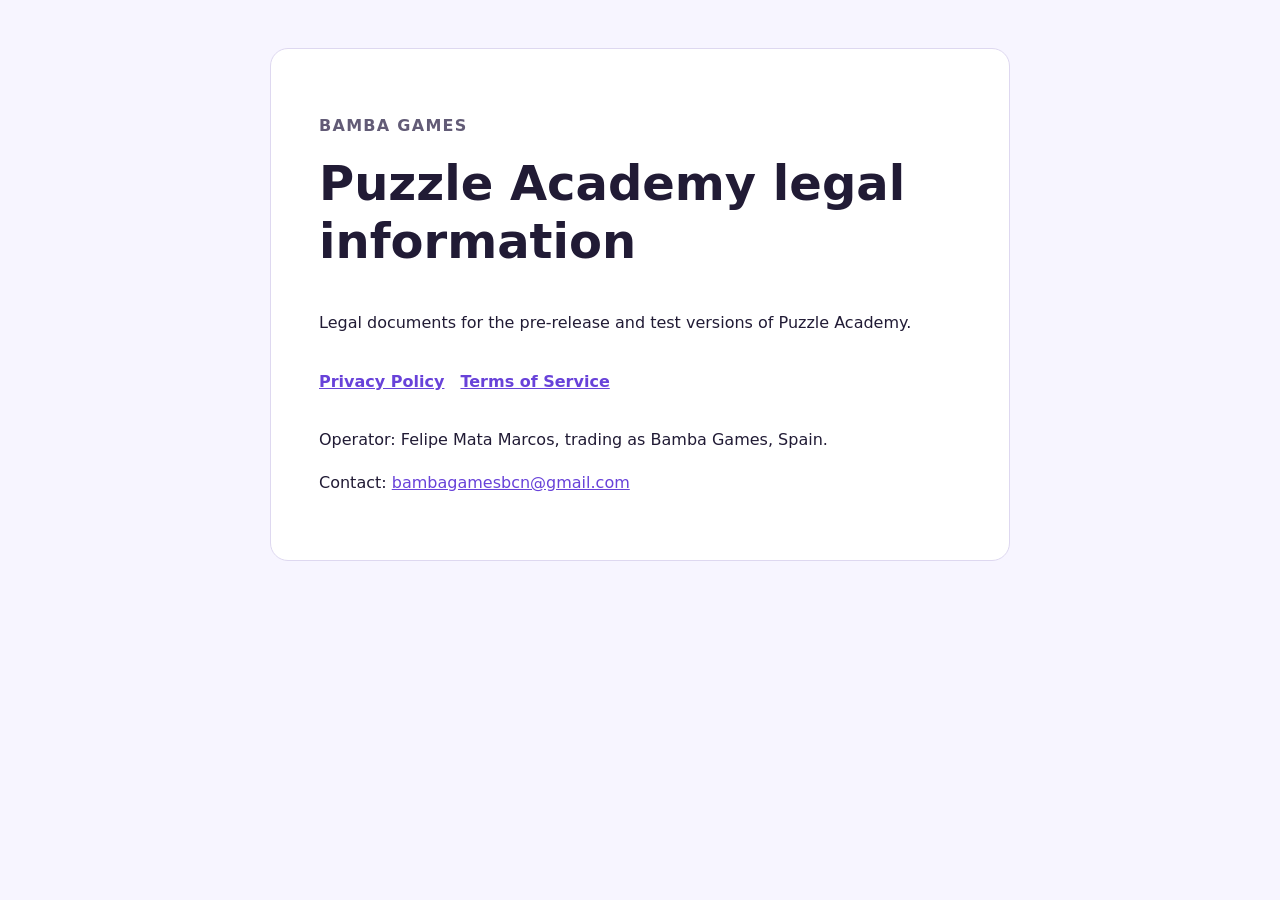
<file: index.html>
<!doctype html>
<html lang="en">
<head>
  <meta charset="utf-8">
  <meta name="viewport" content="width=device-width, initial-scale=1">
  <meta name="description" content="Legal information for Puzzle Academy by Bamba Games.">
  <title>Puzzle Academy Legal — Bamba Games</title>
  <link rel="stylesheet" href="styles.css">
</head>
<body>
  <main>
    <article>
      <p class="eyebrow">Bamba Games</p>
      <h1>Puzzle Academy legal information</h1>
      <p>Legal documents for the pre-release and test versions of Puzzle Academy.</p>
      <nav aria-label="Legal documents">
        <a href="privacy/">Privacy Policy</a>
        <a href="terms/">Terms of Service</a>
      </nav>
      <p>Operator: Felipe Mata Marcos, trading as Bamba Games, Spain.</p>
      <p>Contact: <a href="mailto:bambagamesbcn@gmail.com">bambagamesbcn@gmail.com</a></p>
    </article>
  </main>
</body>
</html>
</file>
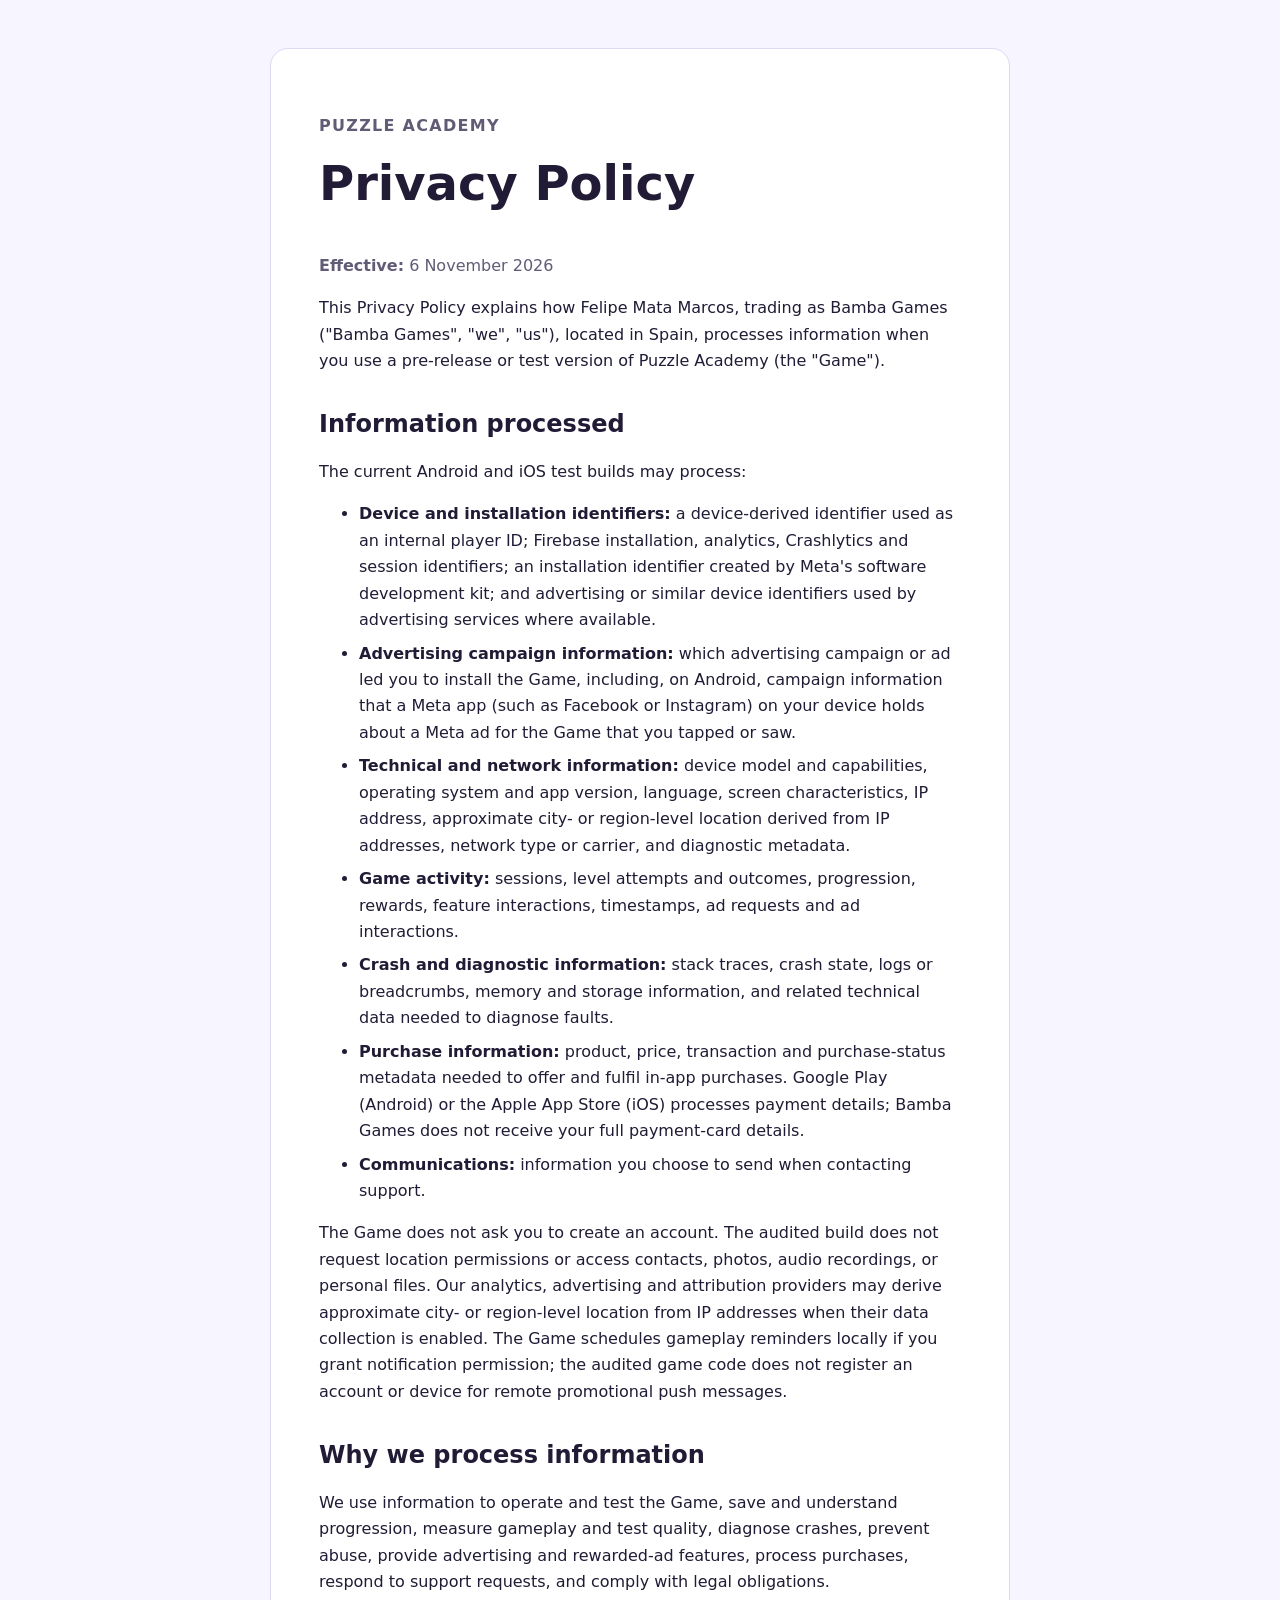
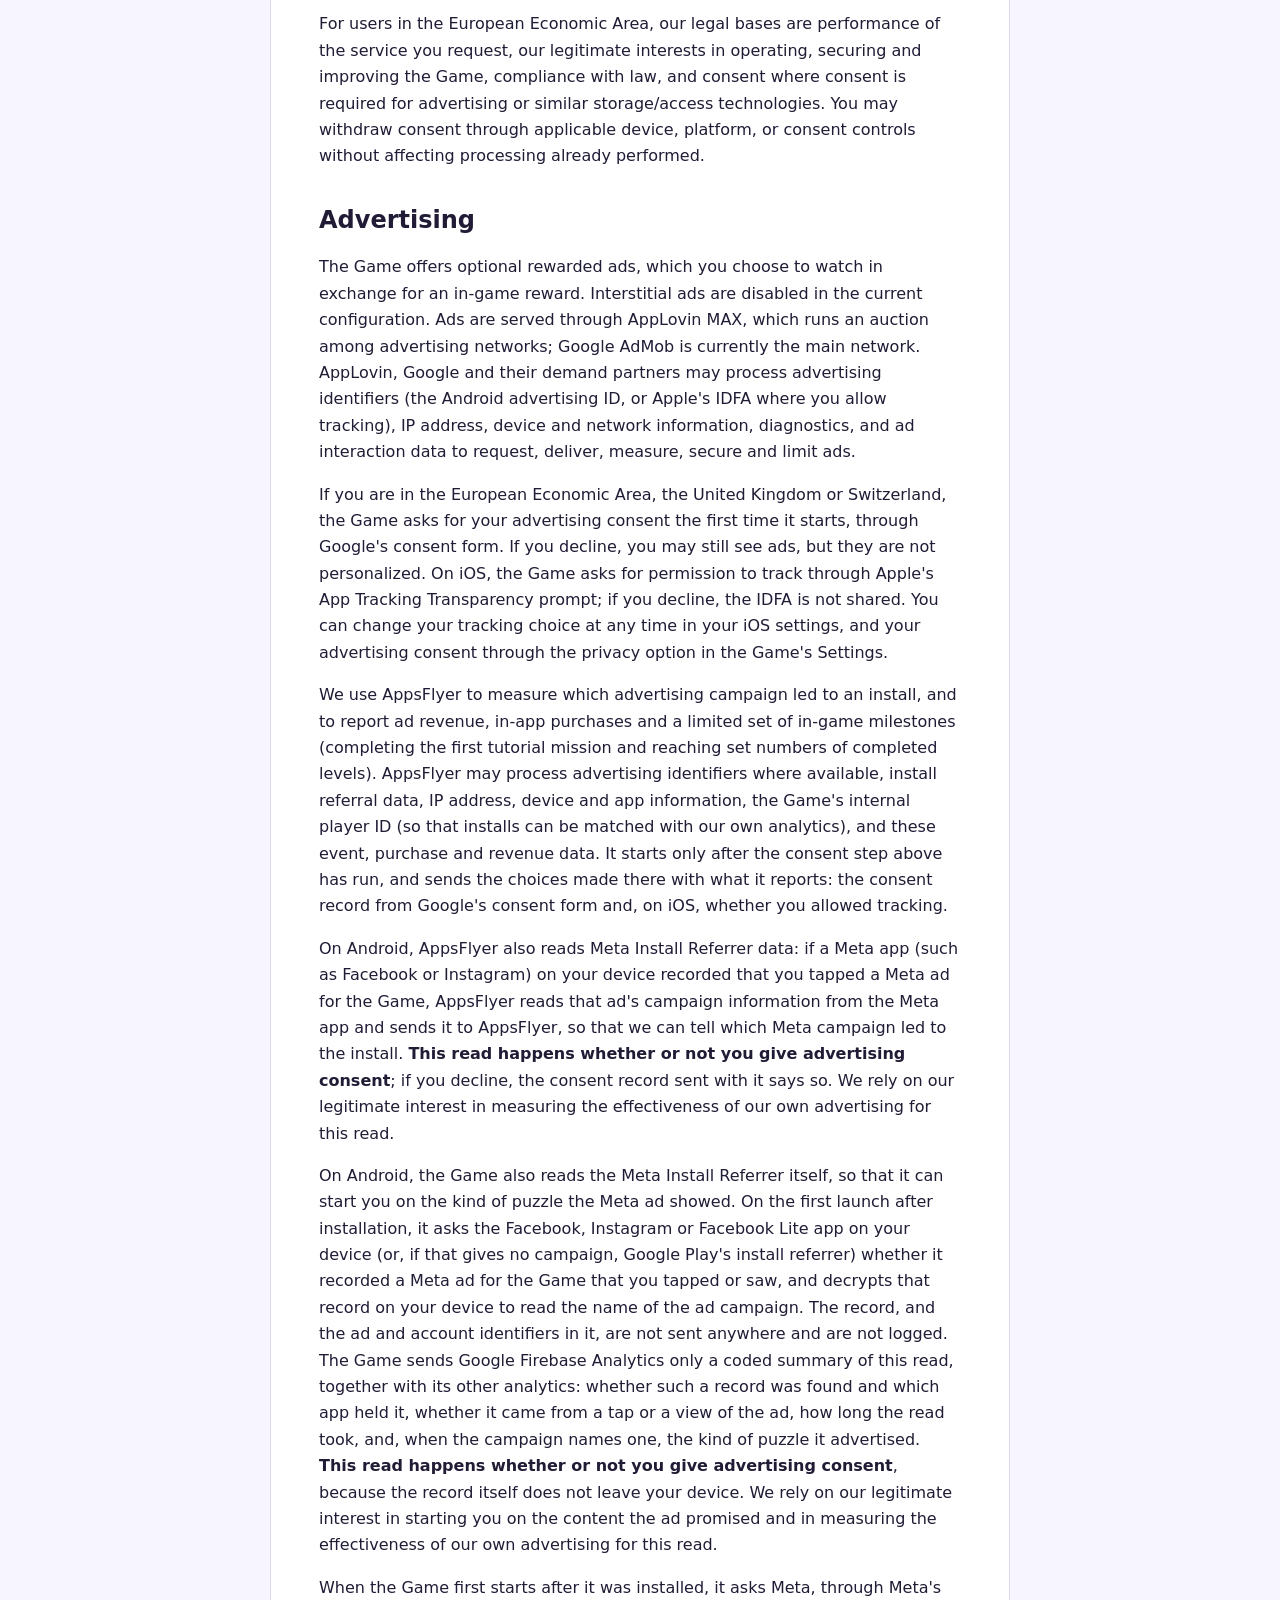
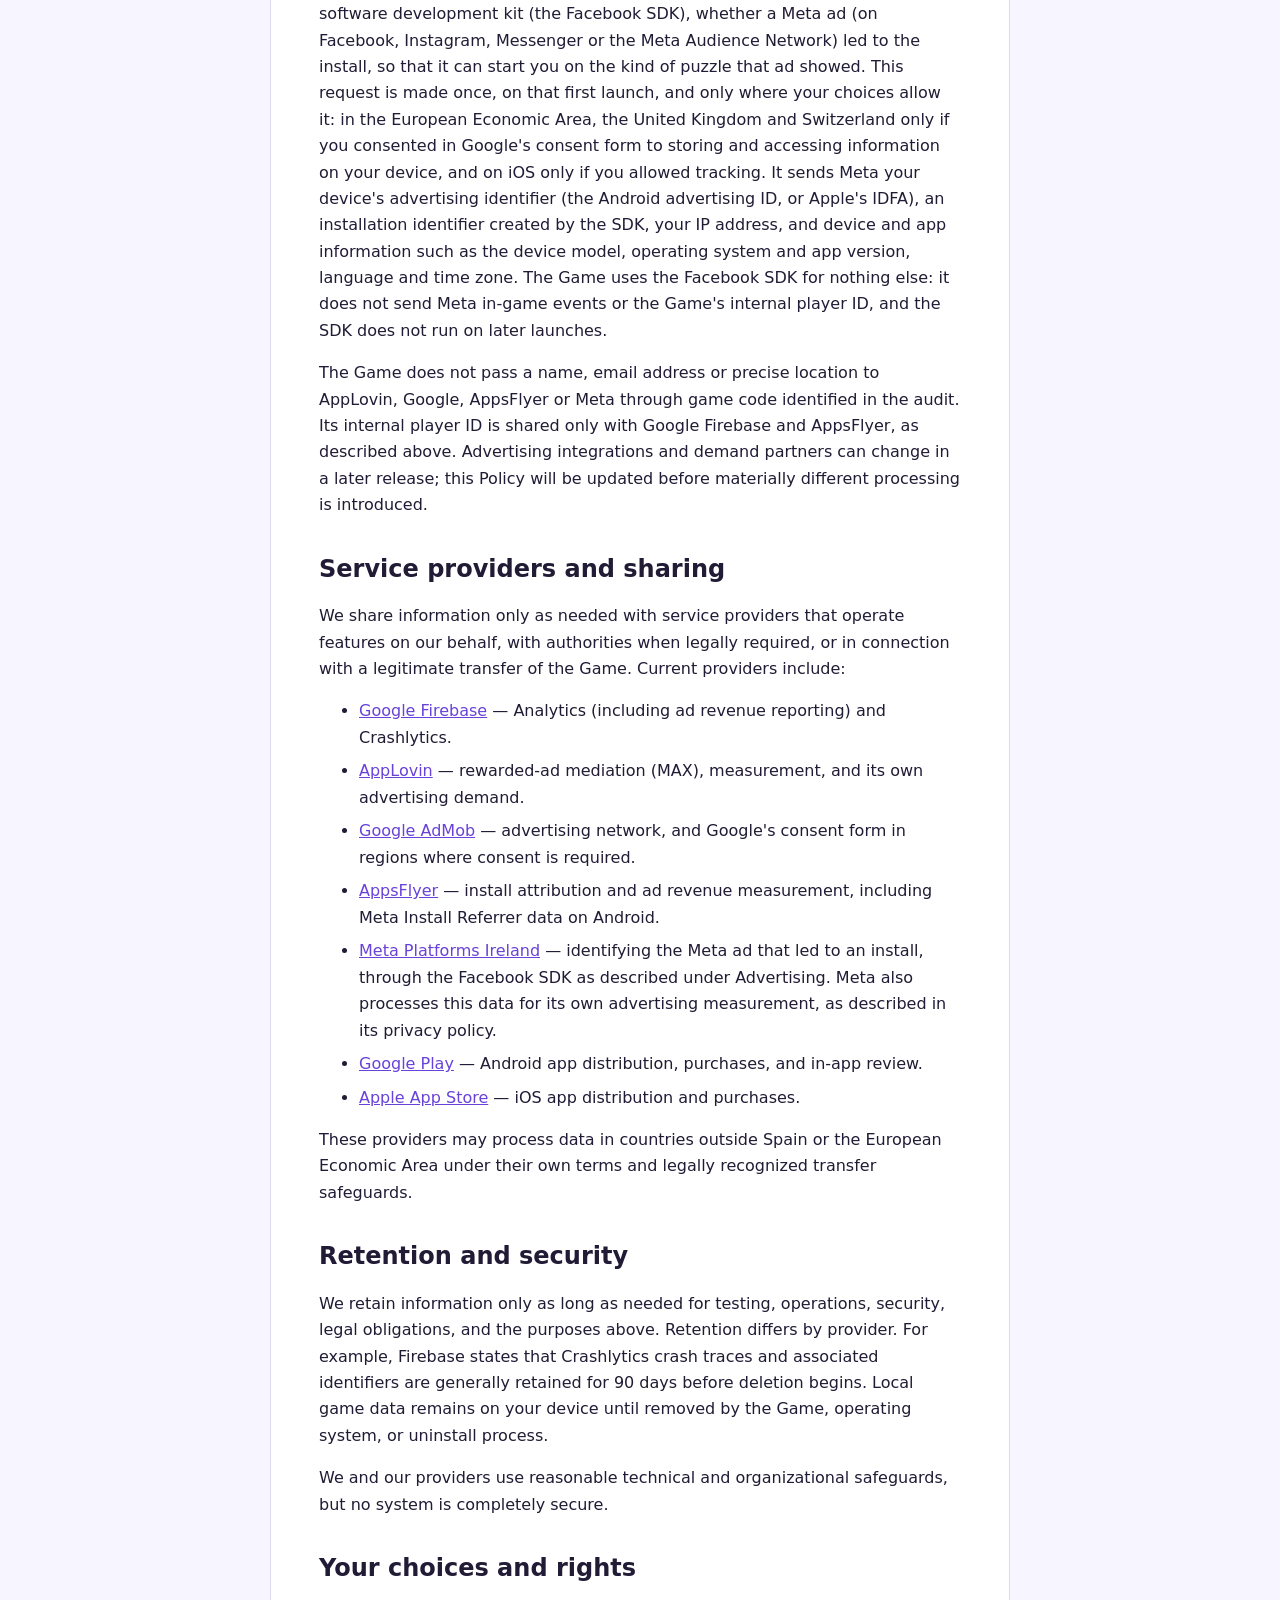
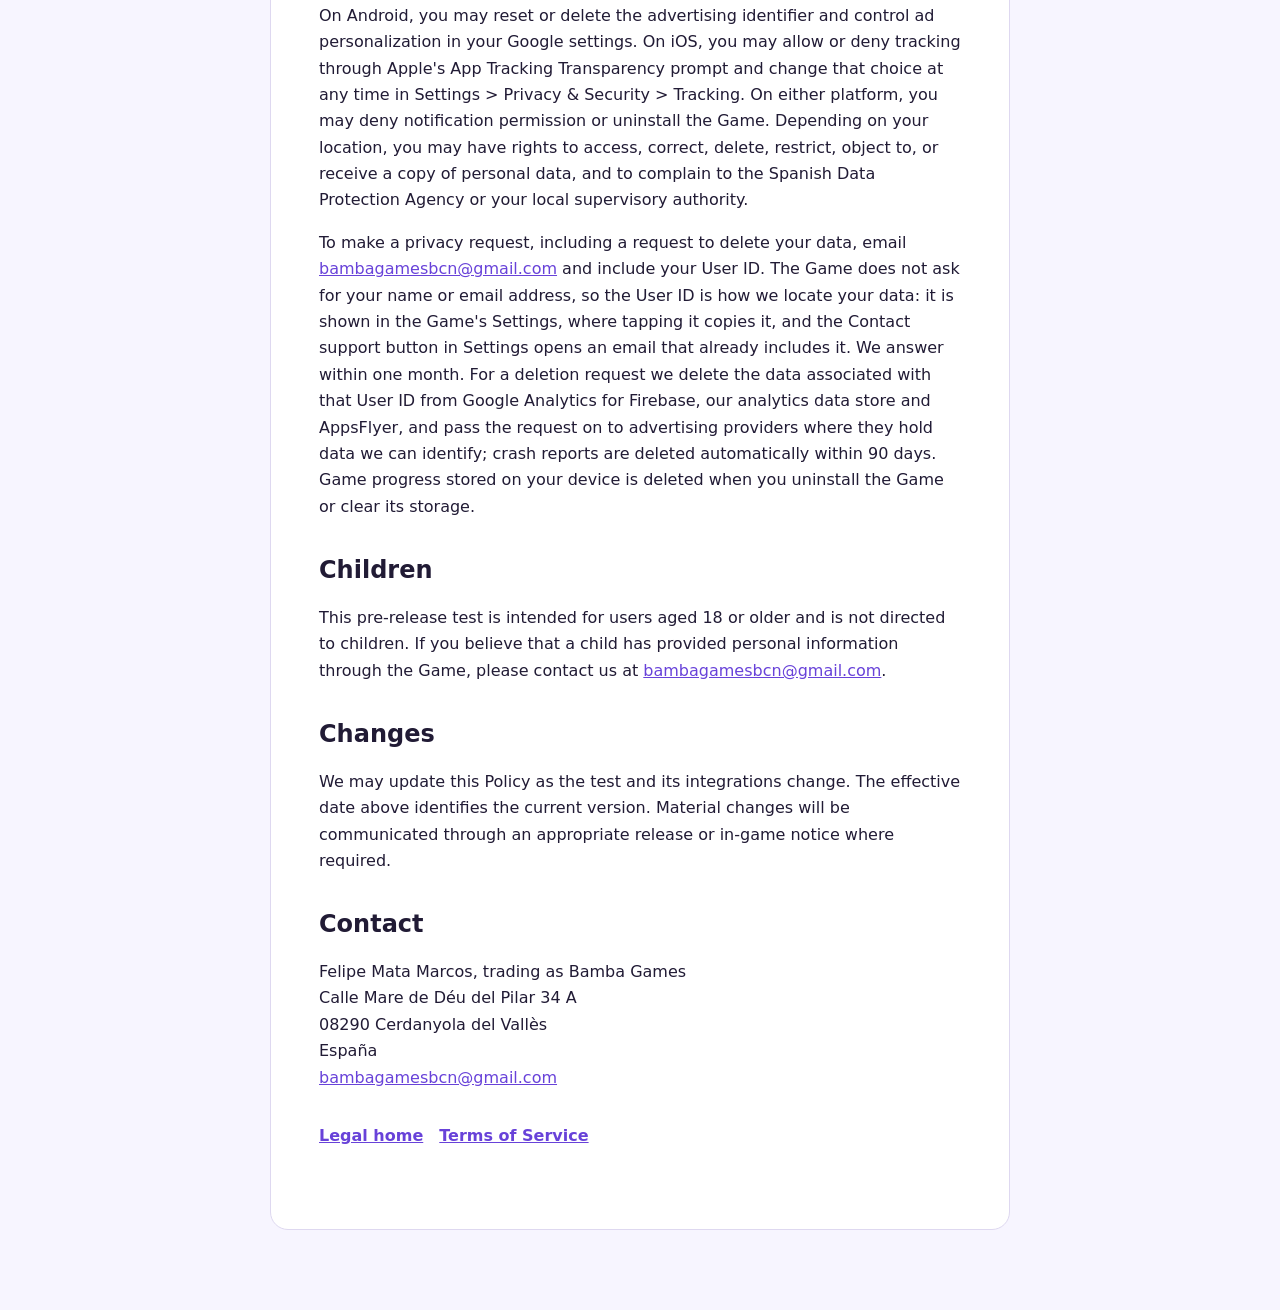
<file: privacy/index.html>
<!doctype html>
<html lang="en">
<head>
  <meta charset="utf-8">
  <meta name="viewport" content="width=device-width, initial-scale=1">
  <meta name="description" content="Privacy Policy for Puzzle Academy by Bamba Games.">
  <title>Privacy Policy — Puzzle Academy</title>
  <link rel="stylesheet" href="../styles.css">
</head>
<body>
  <main>
    <article>
      <p class="eyebrow">Puzzle Academy</p>
      <h1>Privacy Policy</h1>
      <p class="meta"><strong>Effective:</strong> 6 November 2026</p>

      <p>This Privacy Policy explains how Felipe Mata Marcos, trading as Bamba Games ("Bamba Games", "we", "us"), located in Spain, processes information when you use a pre-release or test version of Puzzle Academy (the "Game").</p>

      <h2>Information processed</h2>
      <p>The current Android and iOS test builds may process:</p>
      <ul>
        <li><strong>Device and installation identifiers:</strong> a device-derived identifier used as an internal player ID; Firebase installation, analytics, Crashlytics and session identifiers; an installation identifier created by Meta's software development kit; and advertising or similar device identifiers used by advertising services where available.</li>
        <li><strong>Advertising campaign information:</strong> which advertising campaign or ad led you to install the Game, including, on Android, campaign information that a Meta app (such as Facebook or Instagram) on your device holds about a Meta ad for the Game that you tapped or saw.</li>
        <li><strong>Technical and network information:</strong> device model and capabilities, operating system and app version, language, screen characteristics, IP address, approximate city- or region-level location derived from IP addresses, network type or carrier, and diagnostic metadata.</li>
        <li><strong>Game activity:</strong> sessions, level attempts and outcomes, progression, rewards, feature interactions, timestamps, ad requests and ad interactions.</li>
        <li><strong>Crash and diagnostic information:</strong> stack traces, crash state, logs or breadcrumbs, memory and storage information, and related technical data needed to diagnose faults.</li>
        <li><strong>Purchase information:</strong> product, price, transaction and purchase-status metadata needed to offer and fulfil in-app purchases. Google Play (Android) or the Apple App Store (iOS) processes payment details; Bamba Games does not receive your full payment-card details.</li>
        <li><strong>Communications:</strong> information you choose to send when contacting support.</li>
      </ul>
      <p>The Game does not ask you to create an account. The audited build does not request location permissions or access contacts, photos, audio recordings, or personal files. Our analytics, advertising and attribution providers may derive approximate city- or region-level location from IP addresses when their data collection is enabled. The Game schedules gameplay reminders locally if you grant notification permission; the audited game code does not register an account or device for remote promotional push messages.</p>

      <h2>Why we process information</h2>
      <p>We use information to operate and test the Game, save and understand progression, measure gameplay and test quality, diagnose crashes, prevent abuse, provide advertising and rewarded-ad features, process purchases, respond to support requests, and comply with legal obligations.</p>
      <p>For users in the European Economic Area, our legal bases are performance of the service you request, our legitimate interests in operating, securing and improving the Game, compliance with law, and consent where consent is required for advertising or similar storage/access technologies. You may withdraw consent through applicable device, platform, or consent controls without affecting processing already performed.</p>

      <h2>Advertising</h2>
      <p>The Game offers optional rewarded ads, which you choose to watch in exchange for an in-game reward. Interstitial ads are disabled in the current configuration. Ads are served through AppLovin MAX, which runs an auction among advertising networks; Google AdMob is currently the main network. AppLovin, Google and their demand partners may process advertising identifiers (the Android advertising ID, or Apple's IDFA where you allow tracking), IP address, device and network information, diagnostics, and ad interaction data to request, deliver, measure, secure and limit ads.</p>
      <p>If you are in the European Economic Area, the United Kingdom or Switzerland, the Game asks for your advertising consent the first time it starts, through Google's consent form. If you decline, you may still see ads, but they are not personalized. On iOS, the Game asks for permission to track through Apple's App Tracking Transparency prompt; if you decline, the IDFA is not shared. You can change your tracking choice at any time in your iOS settings, and your advertising consent through the privacy option in the Game's Settings.</p>
      <p>We use AppsFlyer to measure which advertising campaign led to an install, and to report ad revenue, in-app purchases and a limited set of in-game milestones (completing the first tutorial mission and reaching set numbers of completed levels). AppsFlyer may process advertising identifiers where available, install referral data, IP address, device and app information, the Game's internal player ID (so that installs can be matched with our own analytics), and these event, purchase and revenue data. It starts only after the consent step above has run, and sends the choices made there with what it reports: the consent record from Google's consent form and, on iOS, whether you allowed tracking.</p>
      <p>On Android, AppsFlyer also reads Meta Install Referrer data: if a Meta app (such as Facebook or Instagram) on your device recorded that you tapped a Meta ad for the Game, AppsFlyer reads that ad's campaign information from the Meta app and sends it to AppsFlyer, so that we can tell which Meta campaign led to the install. <strong>This read happens whether or not you give advertising consent</strong>; if you decline, the consent record sent with it says so. We rely on our legitimate interest in measuring the effectiveness of our own advertising for this read.</p>
      <p>On Android, the Game also reads the Meta Install Referrer itself, so that it can start you on the kind of puzzle the Meta ad showed. On the first launch after installation, it asks the Facebook, Instagram or Facebook Lite app on your device (or, if that gives no campaign, Google Play's install referrer) whether it recorded a Meta ad for the Game that you tapped or saw, and decrypts that record on your device to read the name of the ad campaign. The record, and the ad and account identifiers in it, are not sent anywhere and are not logged. The Game sends Google Firebase Analytics only a coded summary of this read, together with its other analytics: whether such a record was found and which app held it, whether it came from a tap or a view of the ad, how long the read took, and, when the campaign names one, the kind of puzzle it advertised. <strong>This read happens whether or not you give advertising consent</strong>, because the record itself does not leave your device. We rely on our legitimate interest in starting you on the content the ad promised and in measuring the effectiveness of our own advertising for this read.</p>
      <p>When the Game first starts after it was installed, it asks Meta, through Meta's software development kit (the Facebook SDK), whether a Meta ad (on Facebook, Instagram, Messenger or the Meta Audience Network) led to the install, so that it can start you on the kind of puzzle that ad showed. This request is made once, on that first launch, and only where your choices allow it: in the European Economic Area, the United Kingdom and Switzerland only if you consented in Google's consent form to storing and accessing information on your device, and on iOS only if you allowed tracking. It sends Meta your device's advertising identifier (the Android advertising ID, or Apple's IDFA), an installation identifier created by the SDK, your IP address, and device and app information such as the device model, operating system and app version, language and time zone. The Game uses the Facebook SDK for nothing else: it does not send Meta in-game events or the Game's internal player ID, and the SDK does not run on later launches.</p>
      <p>The Game does not pass a name, email address or precise location to AppLovin, Google, AppsFlyer or Meta through game code identified in the audit. Its internal player ID is shared only with Google Firebase and AppsFlyer, as described above. Advertising integrations and demand partners can change in a later release; this Policy will be updated before materially different processing is introduced.</p>

      <h2>Service providers and sharing</h2>
      <p>We share information only as needed with service providers that operate features on our behalf, with authorities when legally required, or in connection with a legitimate transfer of the Game. Current providers include:</p>
      <ul>
        <li><a href="https://firebase.google.com/support/privacy">Google Firebase</a> — Analytics (including ad revenue reporting) and Crashlytics.</li>
        <li><a href="https://www.applovin.com/privacy/">AppLovin</a> — rewarded-ad mediation (MAX), measurement, and its own advertising demand.</li>
        <li><a href="https://policies.google.com/technologies/ads">Google AdMob</a> — advertising network, and Google's consent form in regions where consent is required.</li>
        <li><a href="https://www.appsflyer.com/legal/services-privacy-policy/">AppsFlyer</a> — install attribution and ad revenue measurement, including Meta Install Referrer data on Android.</li>
        <li><a href="https://www.facebook.com/privacy/policy/">Meta Platforms Ireland</a> — identifying the Meta ad that led to an install, through the Facebook SDK as described under Advertising. Meta also processes this data for its own advertising measurement, as described in its privacy policy.</li>
        <li><a href="https://policies.google.com/privacy">Google Play</a> — Android app distribution, purchases, and in-app review.</li>
        <li><a href="https://www.apple.com/legal/privacy/">Apple App Store</a> — iOS app distribution and purchases.</li>
      </ul>
      <p>These providers may process data in countries outside Spain or the European Economic Area under their own terms and legally recognized transfer safeguards.</p>

      <h2>Retention and security</h2>
      <p>We retain information only as long as needed for testing, operations, security, legal obligations, and the purposes above. Retention differs by provider. For example, Firebase states that Crashlytics crash traces and associated identifiers are generally retained for 90 days before deletion begins. Local game data remains on your device until removed by the Game, operating system, or uninstall process.</p>
      <p>We and our providers use reasonable technical and organizational safeguards, but no system is completely secure.</p>

      <h2>Your choices and rights</h2>
      <p>On Android, you may reset or delete the advertising identifier and control ad personalization in your Google settings. On iOS, you may allow or deny tracking through Apple's App Tracking Transparency prompt and change that choice at any time in Settings &gt; Privacy &amp; Security &gt; Tracking. On either platform, you may deny notification permission or uninstall the Game. Depending on your location, you may have rights to access, correct, delete, restrict, object to, or receive a copy of personal data, and to complain to the Spanish Data Protection Agency or your local supervisory authority.</p>
      <p>To make a privacy request, including a request to delete your data, email <a href="mailto:bambagamesbcn@gmail.com">bambagamesbcn@gmail.com</a> and include your User ID. The Game does not ask for your name or email address, so the User ID is how we locate your data: it is shown in the Game's Settings, where tapping it copies it, and the Contact support button in Settings opens an email that already includes it. We answer within one month. For a deletion request we delete the data associated with that User ID from Google Analytics for Firebase, our analytics data store and AppsFlyer, and pass the request on to advertising providers where they hold data we can identify; crash reports are deleted automatically within 90 days. Game progress stored on your device is deleted when you uninstall the Game or clear its storage.</p>

      <h2>Children</h2>
      <p>This pre-release test is intended for users aged 18 or older and is not directed to children. If you believe that a child has provided personal information through the Game, please contact us at <a href="mailto:bambagamesbcn@gmail.com">bambagamesbcn@gmail.com</a>.</p>

      <h2>Changes</h2>
      <p>We may update this Policy as the test and its integrations change. The effective date above identifies the current version. Material changes will be communicated through an appropriate release or in-game notice where required.</p>

      <h2>Contact</h2>
      <p>Felipe Mata Marcos, trading as Bamba Games<br>Calle Mare de Déu del Pilar 34 A<br>08290 Cerdanyola del Vallès<br>España<br><a href="mailto:bambagamesbcn@gmail.com">bambagamesbcn@gmail.com</a></p>

      <nav aria-label="Legal navigation"><a href="../">Legal home</a><a href="../terms/">Terms of Service</a></nav>
    </article>
  </main>
</body>
</html>
</file>
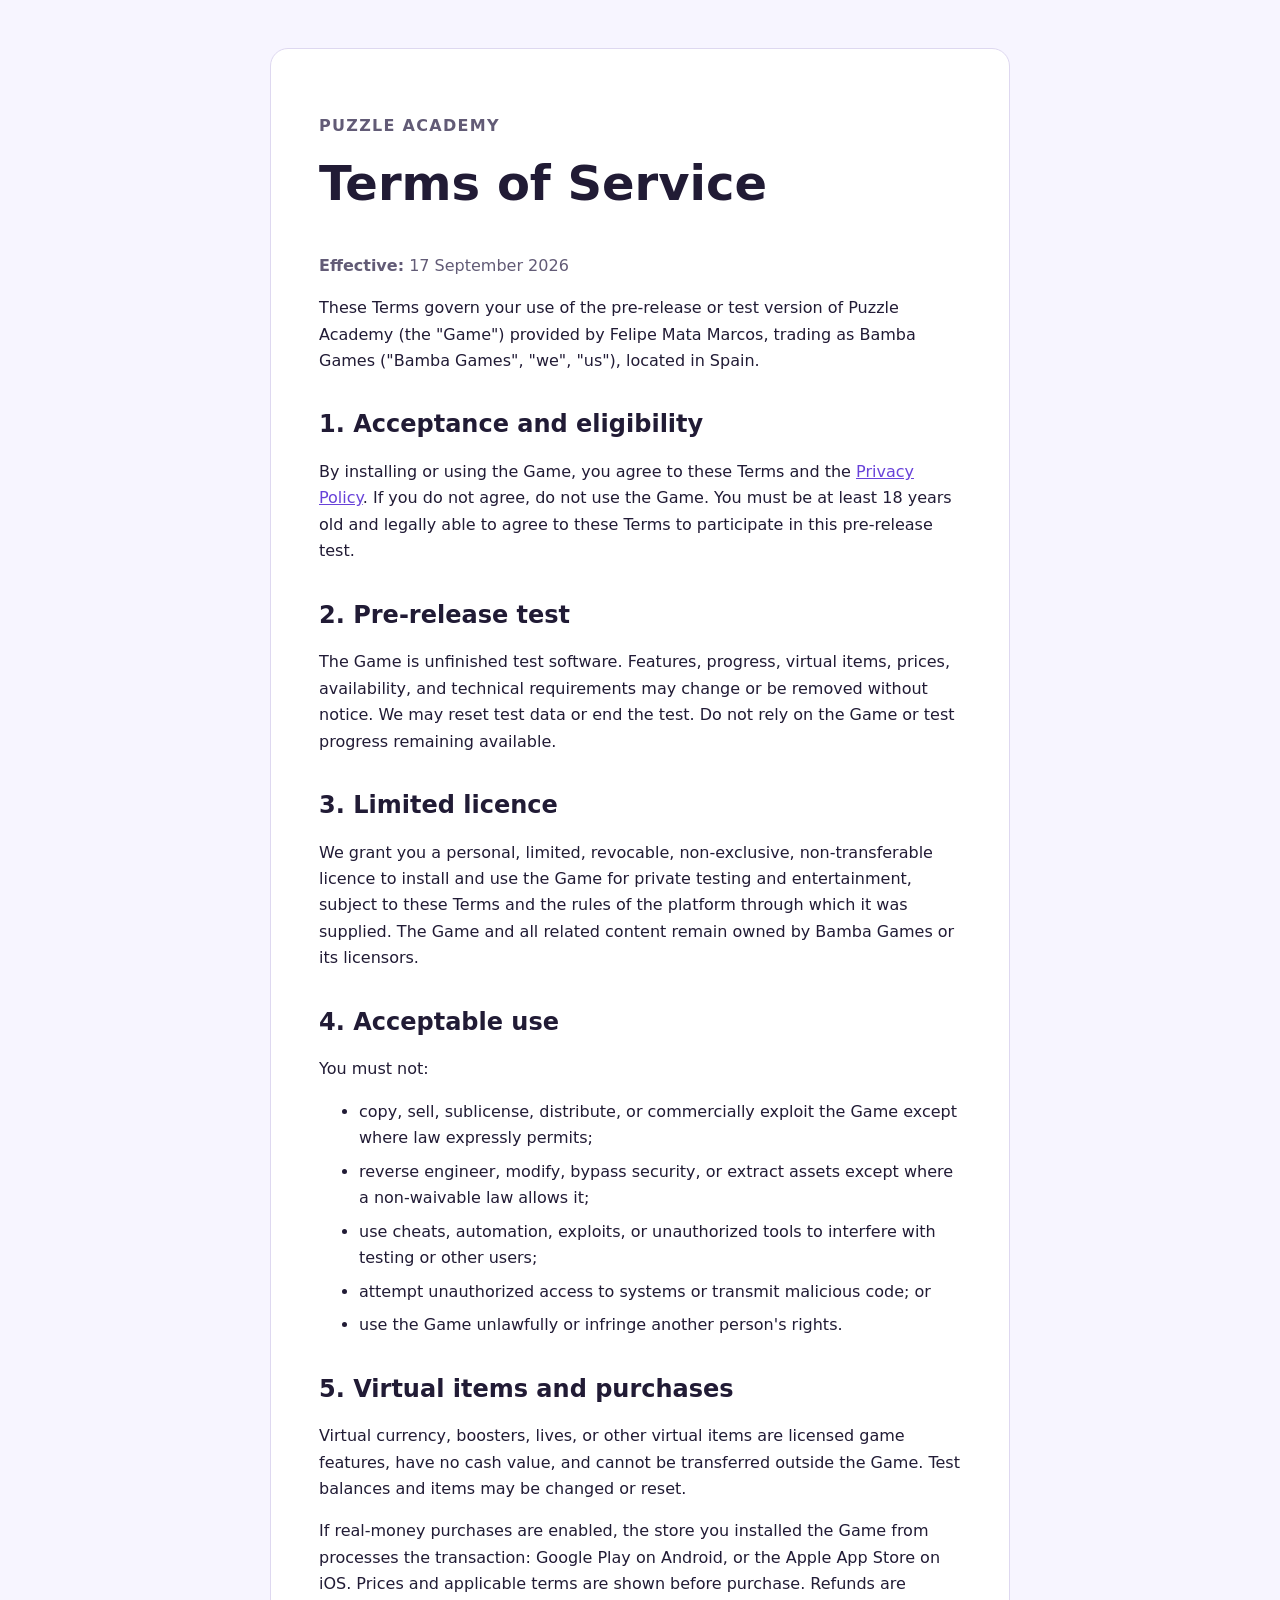
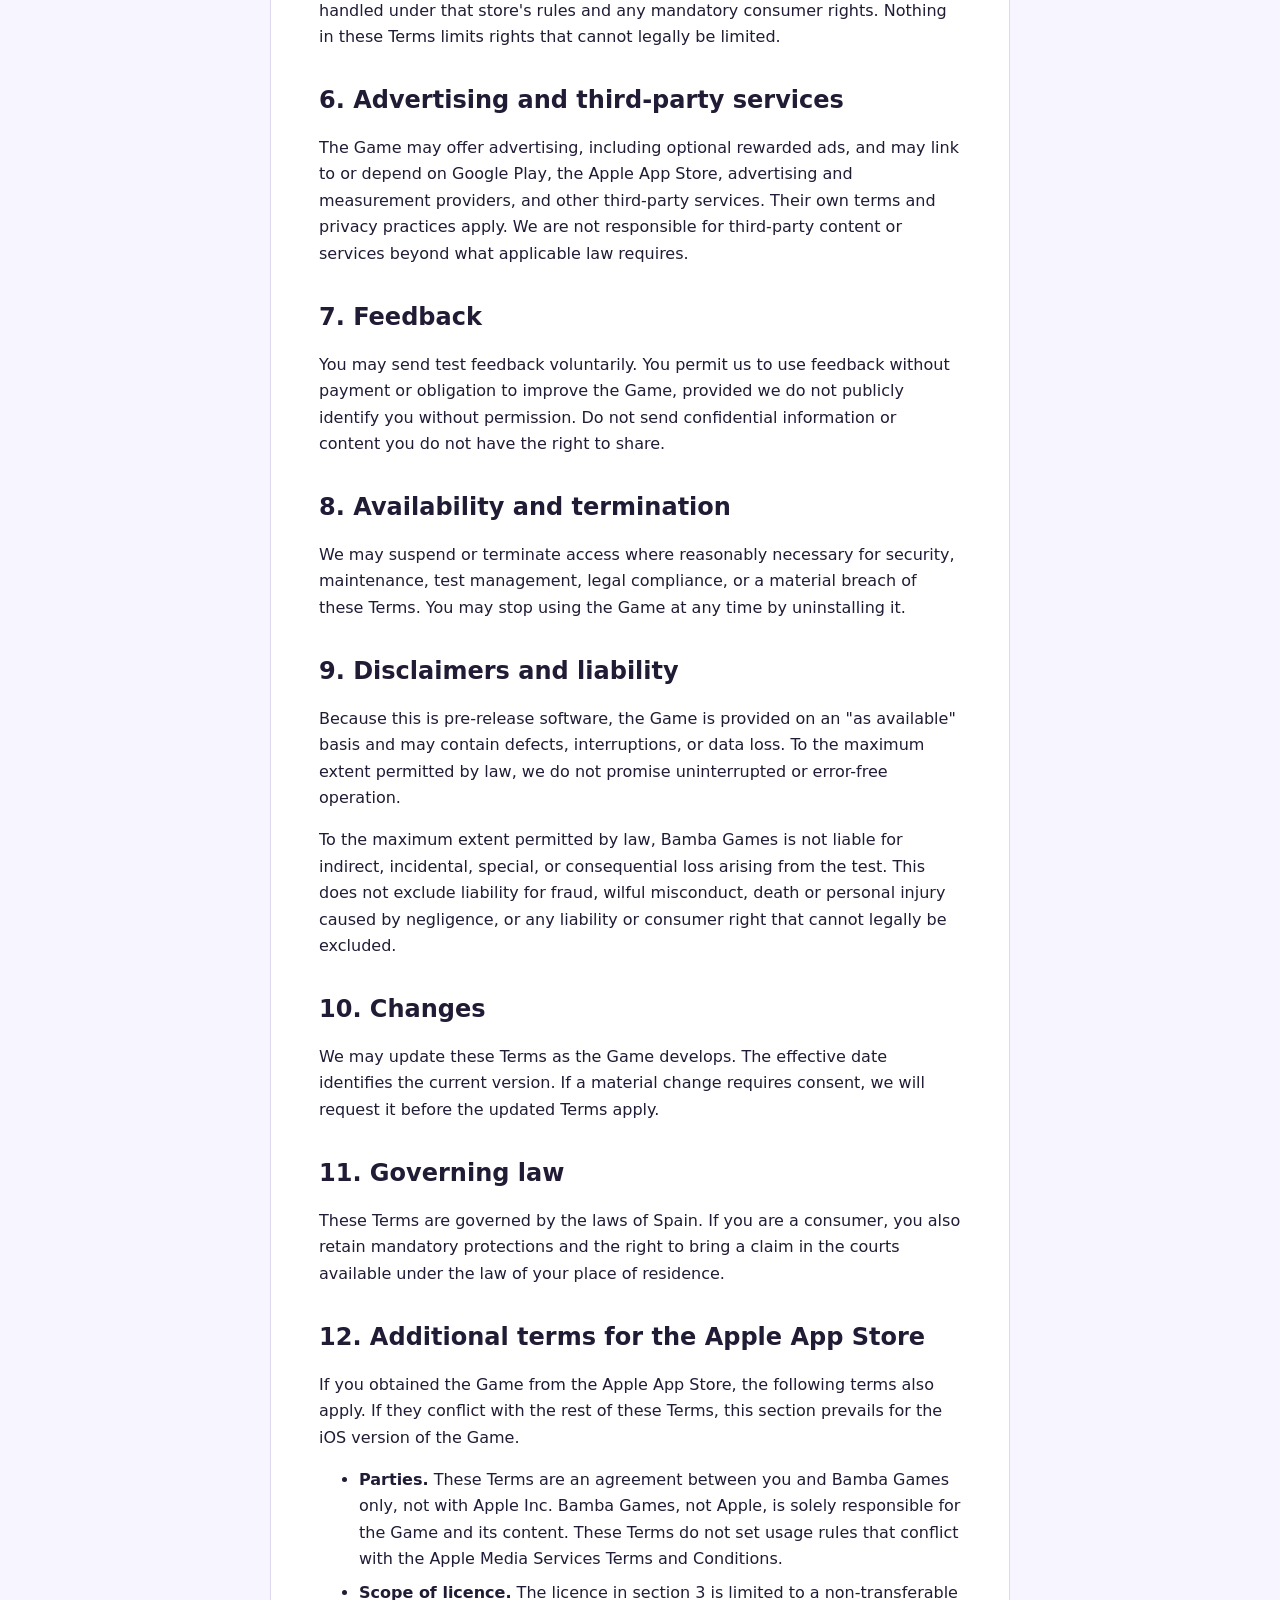
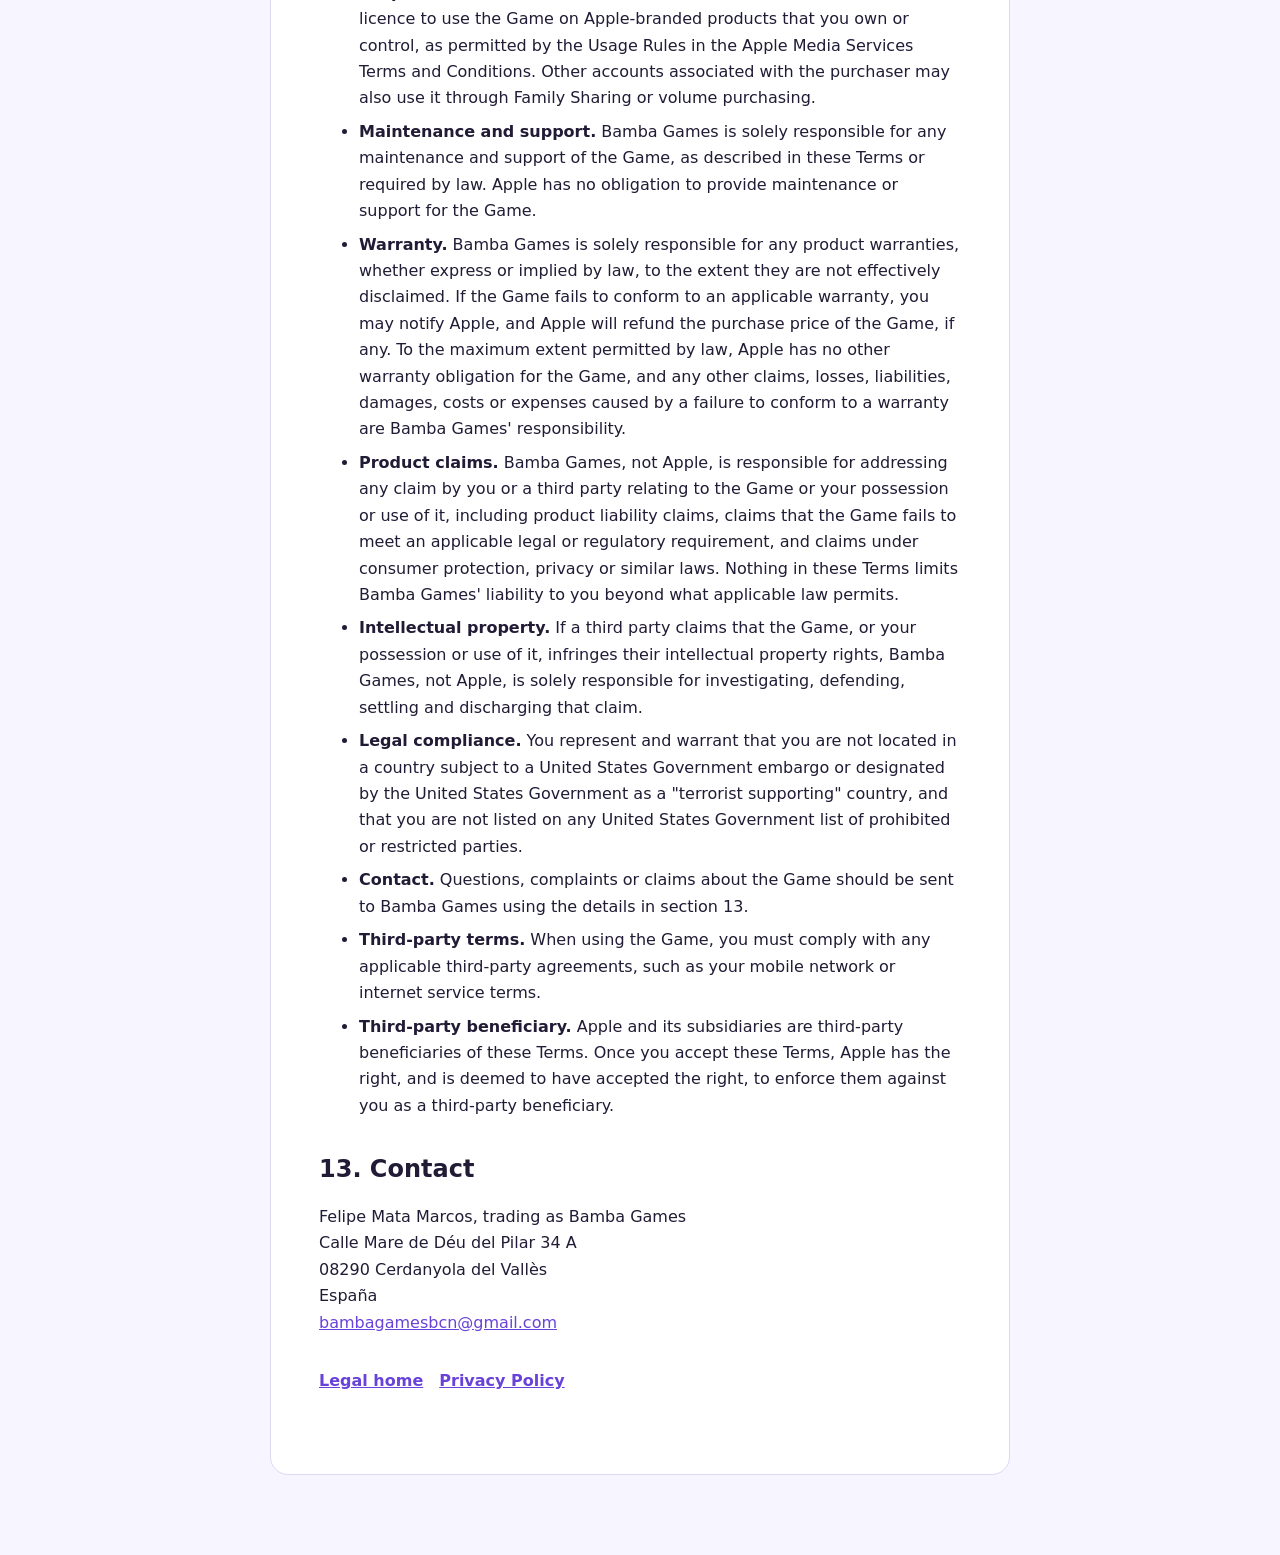
<file: terms/index.html>
<!doctype html>
<html lang="en">
<head>
  <meta charset="utf-8">
  <meta name="viewport" content="width=device-width, initial-scale=1">
  <meta name="description" content="Terms of Service for the Puzzle Academy pre-release test.">
  <title>Terms of Service — Puzzle Academy</title>
  <link rel="stylesheet" href="../styles.css">
</head>
<body>
  <main>
    <article>
      <p class="eyebrow">Puzzle Academy</p>
      <h1>Terms of Service</h1>
      <p class="meta"><strong>Effective:</strong> 17 September 2026</p>

      <p>These Terms govern your use of the pre-release or test version of Puzzle Academy (the "Game") provided by Felipe Mata Marcos, trading as Bamba Games ("Bamba Games", "we", "us"), located in Spain.</p>

      <h2>1. Acceptance and eligibility</h2>
      <p>By installing or using the Game, you agree to these Terms and the <a href="../privacy/">Privacy Policy</a>. If you do not agree, do not use the Game. You must be at least 18 years old and legally able to agree to these Terms to participate in this pre-release test.</p>

      <h2>2. Pre-release test</h2>
      <p>The Game is unfinished test software. Features, progress, virtual items, prices, availability, and technical requirements may change or be removed without notice. We may reset test data or end the test. Do not rely on the Game or test progress remaining available.</p>

      <h2>3. Limited licence</h2>
      <p>We grant you a personal, limited, revocable, non-exclusive, non-transferable licence to install and use the Game for private testing and entertainment, subject to these Terms and the rules of the platform through which it was supplied. The Game and all related content remain owned by Bamba Games or its licensors.</p>

      <h2>4. Acceptable use</h2>
      <p>You must not:</p>
      <ul>
        <li>copy, sell, sublicense, distribute, or commercially exploit the Game except where law expressly permits;</li>
        <li>reverse engineer, modify, bypass security, or extract assets except where a non-waivable law allows it;</li>
        <li>use cheats, automation, exploits, or unauthorized tools to interfere with testing or other users;</li>
        <li>attempt unauthorized access to systems or transmit malicious code; or</li>
        <li>use the Game unlawfully or infringe another person's rights.</li>
      </ul>

      <h2>5. Virtual items and purchases</h2>
      <p>Virtual currency, boosters, lives, or other virtual items are licensed game features, have no cash value, and cannot be transferred outside the Game. Test balances and items may be changed or reset.</p>
      <p>If real-money purchases are enabled, the store you installed the Game from processes the transaction: Google Play on Android, or the Apple App Store on iOS. Prices and applicable terms are shown before purchase. Refunds are handled under that store's rules and any mandatory consumer rights. Nothing in these Terms limits rights that cannot legally be limited.</p>

      <h2>6. Advertising and third-party services</h2>
      <p>The Game may offer advertising, including optional rewarded ads, and may link to or depend on Google Play, the Apple App Store, advertising and measurement providers, and other third-party services. Their own terms and privacy practices apply. We are not responsible for third-party content or services beyond what applicable law requires.</p>

      <h2>7. Feedback</h2>
      <p>You may send test feedback voluntarily. You permit us to use feedback without payment or obligation to improve the Game, provided we do not publicly identify you without permission. Do not send confidential information or content you do not have the right to share.</p>

      <h2>8. Availability and termination</h2>
      <p>We may suspend or terminate access where reasonably necessary for security, maintenance, test management, legal compliance, or a material breach of these Terms. You may stop using the Game at any time by uninstalling it.</p>

      <h2>9. Disclaimers and liability</h2>
      <p>Because this is pre-release software, the Game is provided on an "as available" basis and may contain defects, interruptions, or data loss. To the maximum extent permitted by law, we do not promise uninterrupted or error-free operation.</p>
      <p>To the maximum extent permitted by law, Bamba Games is not liable for indirect, incidental, special, or consequential loss arising from the test. This does not exclude liability for fraud, wilful misconduct, death or personal injury caused by negligence, or any liability or consumer right that cannot legally be excluded.</p>

      <h2>10. Changes</h2>
      <p>We may update these Terms as the Game develops. The effective date identifies the current version. If a material change requires consent, we will request it before the updated Terms apply.</p>

      <h2>11. Governing law</h2>
      <p>These Terms are governed by the laws of Spain. If you are a consumer, you also retain mandatory protections and the right to bring a claim in the courts available under the law of your place of residence.</p>

      <h2>12. Additional terms for the Apple App Store</h2>
      <p>If you obtained the Game from the Apple App Store, the following terms also apply. If they conflict with the rest of these Terms, this section prevails for the iOS version of the Game.</p>
      <ul>
        <li><strong>Parties.</strong> These Terms are an agreement between you and Bamba Games only, not with Apple Inc. Bamba Games, not Apple, is solely responsible for the Game and its content. These Terms do not set usage rules that conflict with the Apple Media Services Terms and Conditions.</li>
        <li><strong>Scope of licence.</strong> The licence in section 3 is limited to a non-transferable licence to use the Game on Apple-branded products that you own or control, as permitted by the Usage Rules in the Apple Media Services Terms and Conditions. Other accounts associated with the purchaser may also use it through Family Sharing or volume purchasing.</li>
        <li><strong>Maintenance and support.</strong> Bamba Games is solely responsible for any maintenance and support of the Game, as described in these Terms or required by law. Apple has no obligation to provide maintenance or support for the Game.</li>
        <li><strong>Warranty.</strong> Bamba Games is solely responsible for any product warranties, whether express or implied by law, to the extent they are not effectively disclaimed. If the Game fails to conform to an applicable warranty, you may notify Apple, and Apple will refund the purchase price of the Game, if any. To the maximum extent permitted by law, Apple has no other warranty obligation for the Game, and any other claims, losses, liabilities, damages, costs or expenses caused by a failure to conform to a warranty are Bamba Games' responsibility.</li>
        <li><strong>Product claims.</strong> Bamba Games, not Apple, is responsible for addressing any claim by you or a third party relating to the Game or your possession or use of it, including product liability claims, claims that the Game fails to meet an applicable legal or regulatory requirement, and claims under consumer protection, privacy or similar laws. Nothing in these Terms limits Bamba Games' liability to you beyond what applicable law permits.</li>
        <li><strong>Intellectual property.</strong> If a third party claims that the Game, or your possession or use of it, infringes their intellectual property rights, Bamba Games, not Apple, is solely responsible for investigating, defending, settling and discharging that claim.</li>
        <li><strong>Legal compliance.</strong> You represent and warrant that you are not located in a country subject to a United States Government embargo or designated by the United States Government as a "terrorist supporting" country, and that you are not listed on any United States Government list of prohibited or restricted parties.</li>
        <li><strong>Contact.</strong> Questions, complaints or claims about the Game should be sent to Bamba Games using the details in section 13.</li>
        <li><strong>Third-party terms.</strong> When using the Game, you must comply with any applicable third-party agreements, such as your mobile network or internet service terms.</li>
        <li><strong>Third-party beneficiary.</strong> Apple and its subsidiaries are third-party beneficiaries of these Terms. Once you accept these Terms, Apple has the right, and is deemed to have accepted the right, to enforce them against you as a third-party beneficiary.</li>
      </ul>

      <h2>13. Contact</h2>
      <p>Felipe Mata Marcos, trading as Bamba Games<br>Calle Mare de Déu del Pilar 34 A<br>08290 Cerdanyola del Vallès<br>España<br><a href="mailto:bambagamesbcn@gmail.com">bambagamesbcn@gmail.com</a></p>

      <nav aria-label="Legal navigation"><a href="../">Legal home</a><a href="../privacy/">Privacy Policy</a></nav>
    </article>
  </main>
</body>
</html>
</file>
<file: styles.css>
:root {
  color-scheme: light dark;
  font-family: Inter, ui-sans-serif, system-ui, -apple-system, BlinkMacSystemFont, "Segoe UI", sans-serif;
  line-height: 1.65;
  --background: #f7f5ff;
  --surface: #ffffff;
  --text: #211b35;
  --muted: #625b76;
  --accent: #6842d9;
  --border: #ded8f0;
}

@media (prefers-color-scheme: dark) {
  :root {
    --background: #171322;
    --surface: #211b30;
    --text: #f4f0ff;
    --muted: #c8bfdc;
    --accent: #b9a3ff;
    --border: #3b3150;
  }
}

* { box-sizing: border-box; }
body { margin: 0; background: var(--background); color: var(--text); }
main { max-width: 780px; margin: 0 auto; padding: 3rem 1.25rem 5rem; }
article { background: var(--surface); border: 1px solid var(--border); border-radius: 18px; padding: clamp(1.5rem, 4vw, 3rem); }
h1, h2 { line-height: 1.2; }
h1 { margin-top: 0; font-size: clamp(2rem, 6vw, 3rem); }
h2 { margin-top: 2.25rem; }
a { color: var(--accent); }
.eyebrow, .meta { color: var(--muted); }
.eyebrow { font-weight: 700; letter-spacing: .08em; text-transform: uppercase; }
nav { display: flex; gap: 1rem; flex-wrap: wrap; margin: 2rem 0; }
nav a { font-weight: 650; }
footer { margin-top: 2rem; color: var(--muted); font-size: .95rem; }
li + li { margin-top: .45rem; }
</file>
